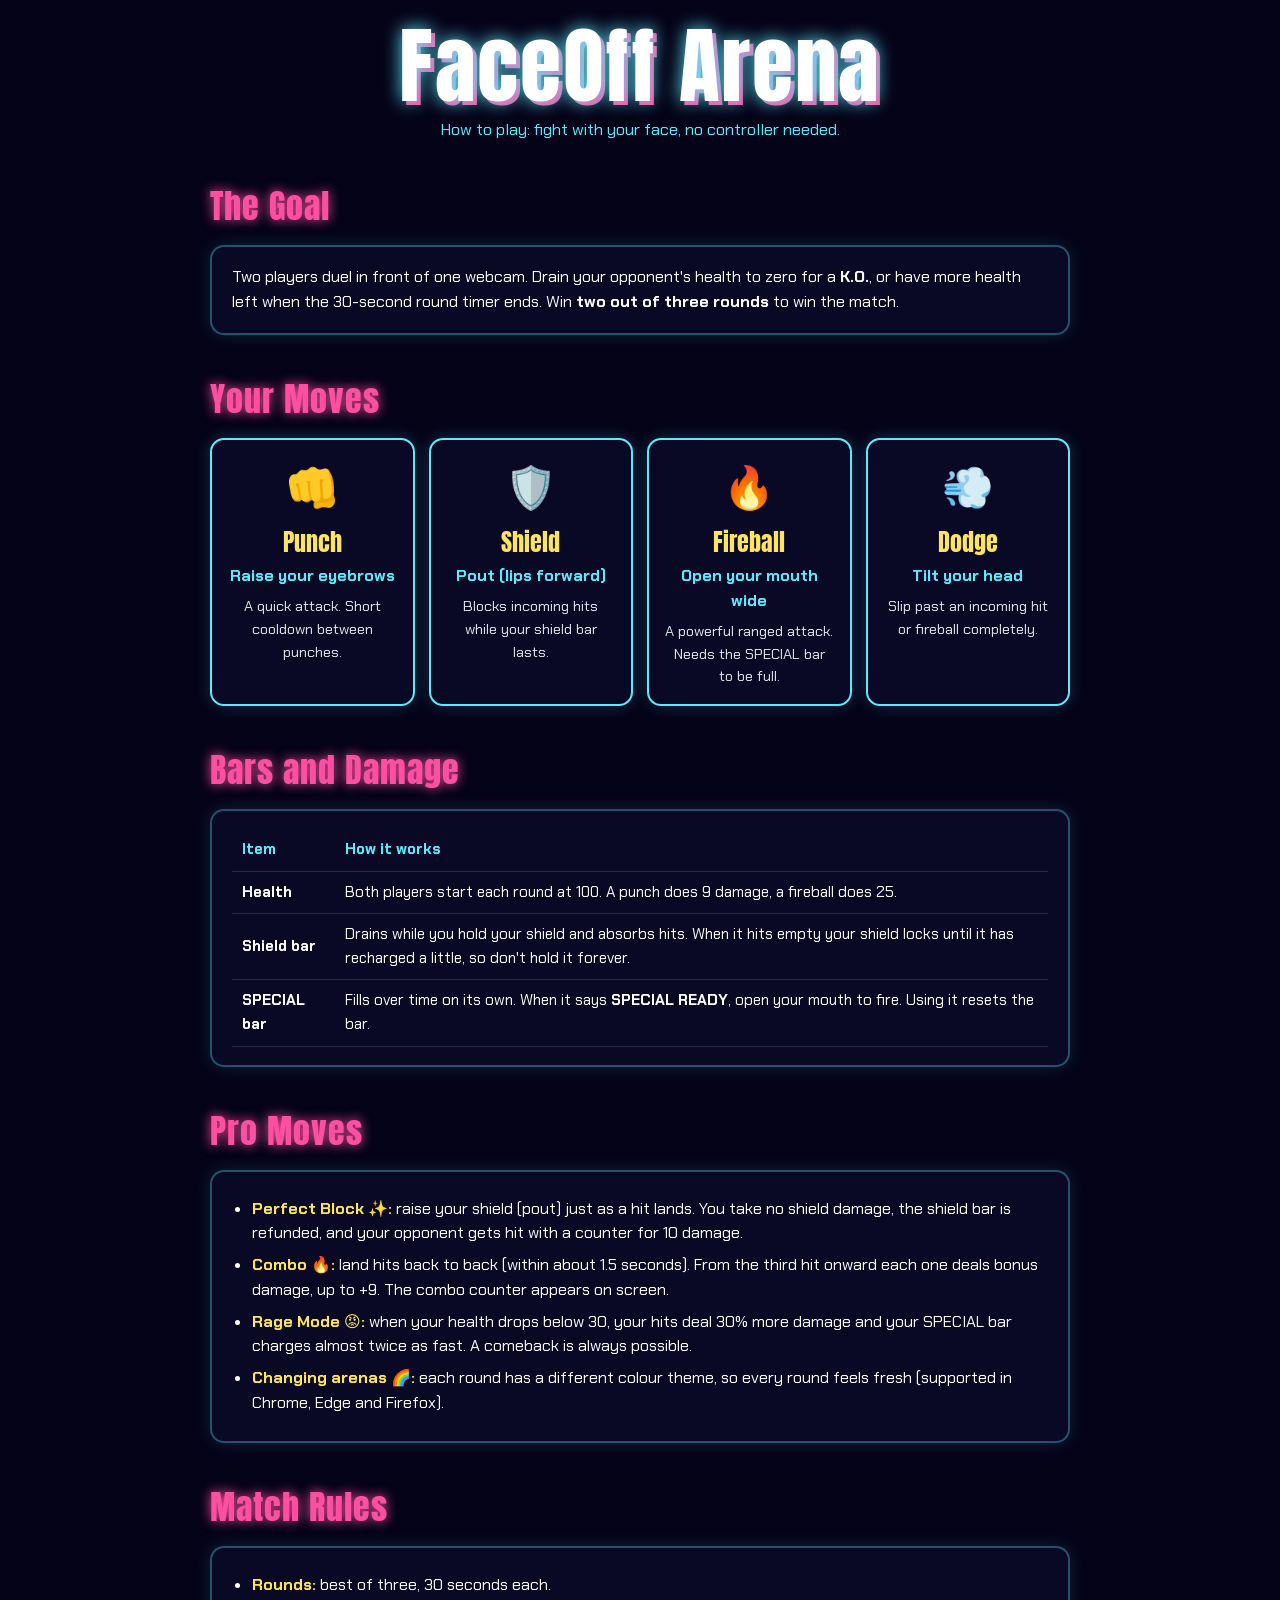
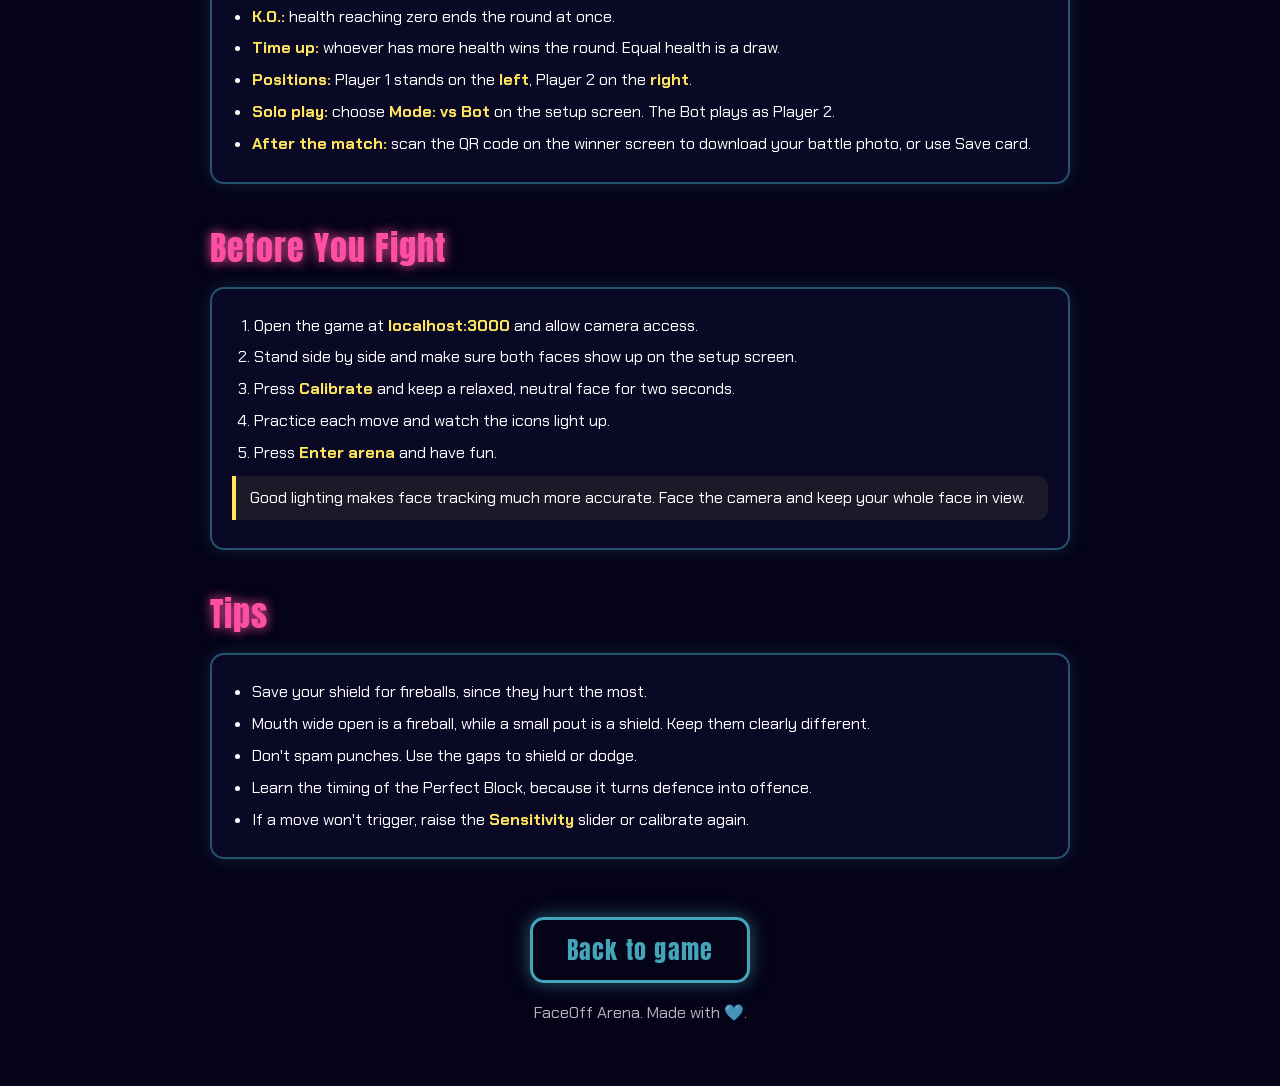
<file: rules.html>
<!doctype html>
<html lang="en">
  <head>
    <meta charset="utf-8" />
    <meta name="viewport" content="width=device-width,initial-scale=1" />
    <title>FaceOff Arena – Rules</title>
    <link
      href="https://fonts.googleapis.com/css2?family=Anton&family=Chakra+Petch:wght@500;700&display=swap"
      rel="stylesheet"
    />
    <style>
      :root {
        --c: #5fe9ff;
        --p: #ff4fa3;
        --g: #ffe45e;
        --bg: #050318;
        color-scheme: dark;
      }
      * {
        box-sizing: border-box;
        margin: 0;
      }
      body {
        background: #050318;
        color: #fff;
        font-family: "Chakra Petch", system-ui, sans-serif;
        line-height: 1.55;
        padding: 24px 16px 60px;
      }
      main {
        max-width: 860px;
        margin: 0 auto;
      }
      h1 {
        font:
          400 clamp(42px, 9vw, 84px)/1 Anton,
          Impact,
          sans-serif;
        text-align: center;
        letter-spacing: 0.02em;
        text-shadow:
          0 0 18px var(--c),
          4px 4px 0 var(--p);
      }
      .sub {
        text-align: center;
        color: var(--c);
        margin: 8px 0 34px;
        font-size: 1.05rem;
      }
      h2 {
        font:
          400 clamp(24px, 5vw, 34px) Anton,
          Impact,
          sans-serif;
        color: var(--p);
        text-shadow: 0 0 12px var(--p);
        margin: 38px 0 14px;
        letter-spacing: 0.03em;
      }
      .card {
        background: #0b0a2acc;
        border: 2px solid #5fe9ff55;
        border-radius: 14px;
        padding: 18px 20px;
        box-shadow: 0 0 18px #5fe9ff22;
      }
      .moves {
        display: grid;
        grid-template-columns: repeat(auto-fit, minmax(190px, 1fr));
        gap: 14px;
      }
      .mv {
        background: #0b0a2acc;
        border: 2px solid var(--c);
        border-radius: 14px;
        padding: 16px;
        text-align: center;
        box-shadow: 0 0 16px #5fe9ff33;
      }
      .mv .e {
        font-size: 2.6rem;
      }
      .mv h3 {
        font:
          400 1.5rem Anton,
          Impact,
          sans-serif;
        color: var(--g);
        margin: 4px 0;
      }
      .mv .how {
        font-weight: 700;
        color: var(--c);
      }
      .mv p {
        font-size: 0.92rem;
        opacity: 0.9;
        margin-top: 6px;
      }
      ul {
        padding-left: 20px;
      }
      li {
        margin: 7px 0;
      }
      li b {
        color: var(--g);
      }
      ol {
        padding-left: 22px;
      }
      table {
        width: 100%;
        border-collapse: collapse;
        font-size: 0.95rem;
      }
      th,
      td {
        padding: 9px 10px;
        border-bottom: 1px solid #ffffff22;
        text-align: left;
      }
      th {
        color: var(--c);
        font-weight: 700;
      }
      .tip {
        border-left: 4px solid var(--g);
        padding: 10px 14px;
        background: #ffe45e14;
        border-radius: 0 10px 10px 0;
        margin: 10px 0;
      }
      footer {
        text-align: center;
        margin-top: 44px;
        opacity: 0.7;
      }
      .btn {
        display: inline-block;
        margin-top: 14px;
        padding: 12px 34px;
        font:
          400 1.5rem Anton,
          Impact,
          sans-serif;
        letter-spacing: 0.05em;
        color: var(--c);
        border: 3px solid var(--c);
        border-radius: 14px;
        text-decoration: none;
        box-shadow: 0 0 18px #5fe9ff88;
      }
      .btn:hover {
        background: #13124a;
      }
    </style>
  </head>
  <body>
    <main>
      <h1>FaceOff Arena</h1>
      <p class="sub">
        How to play: fight with your face, no controller needed.
      </p>

      <h2>The Goal</h2>
      <div class="card">
        Two players duel in front of one webcam. Drain your opponent's health to
        zero for a <b>K.O.</b>, or have more health left when the 30-second
        round timer ends. Win <b>two out of three rounds</b> to win the match.
      </div>

      <h2>Your Moves</h2>
      <div class="moves">
        <div class="mv">
          <div class="e">👊</div>
          <h3>Punch</h3>
          <div class="how">Raise your eyebrows</div>
          <p>A quick attack. Short cooldown between punches.</p>
        </div>
        <div class="mv">
          <div class="e">🛡️</div>
          <h3>Shield</h3>
          <div class="how">Pout (lips forward)</div>
          <p>Blocks incoming hits while your shield bar lasts.</p>
        </div>
        <div class="mv">
          <div class="e">🔥</div>
          <h3>Fireball</h3>
          <div class="how">Open your mouth wide</div>
          <p>A powerful ranged attack. Needs the SPECIAL bar to be full.</p>
        </div>
        <div class="mv">
          <div class="e">💨</div>
          <h3>Dodge</h3>
          <div class="how">Tilt your head</div>
          <p>Slip past an incoming hit or fireball completely.</p>
        </div>
      </div>

      <h2>Bars and Damage</h2>
      <div class="card">
        <table>
          <tr>
            <th>Item</th>
            <th>How it works</th>
          </tr>
          <tr>
            <td><b>Health</b></td>
            <td>
              Both players start each round at 100. A punch does 9 damage, a
              fireball does 25.
            </td>
          </tr>
          <tr>
            <td><b>Shield bar</b></td>
            <td>
              Drains while you hold your shield and absorbs hits. When it hits
              empty your shield locks until it has recharged a little, so don't
              hold it forever.
            </td>
          </tr>
          <tr>
            <td><b>SPECIAL bar</b></td>
            <td>
              Fills over time on its own. When it says <b>SPECIAL READY</b>,
              open your mouth to fire. Using it resets the bar.
            </td>
          </tr>
        </table>
      </div>

      <h2>Pro Moves</h2>
      <div class="card">
        <ul>
          <li>
            <b>Perfect Block ✨:</b> raise your shield (pout) just as a hit
            lands. You take no shield damage, the shield bar is refunded, and
            your opponent gets hit with a counter for 10 damage.
          </li>
          <li>
            <b>Combo 🔥:</b> land hits back to back (within about 1.5 seconds).
            From the third hit onward each one deals bonus damage, up to +9. The
            combo counter appears on screen.
          </li>
          <li>
            <b>Rage Mode 😡:</b> when your health drops below 30, your hits deal
            30% more damage and your SPECIAL bar charges almost twice as fast. A
            comeback is always possible.
          </li>
          <li>
            <b>Changing arenas 🌈:</b> each round has a different colour theme,
            so every round feels fresh (supported in Chrome, Edge and Firefox).
          </li>
        </ul>
      </div>

      <h2>Match Rules</h2>
      <div class="card">
        <ul>
          <li><b>Rounds:</b> best of three, 30 seconds each.</li>
          <li><b>K.O.:</b> health reaching zero ends the round at once.</li>
          <li>
            <b>Time up:</b> whoever has more health wins the round. Equal health
            is a draw.
          </li>
          <li>
            <b>Positions:</b> Player 1 stands on the <b>left</b>, Player 2 on
            the <b>right</b>.
          </li>
          <li>
            <b>Solo play:</b> choose <b>Mode: vs Bot</b> on the setup screen.
            The Bot plays as Player 2.
          </li>
          <li>
            <b>After the match:</b> scan the QR code on the winner screen to
            download your battle photo, or use Save card.
          </li>
        </ul>
      </div>

      <h2>Before You Fight</h2>
      <div class="card">
        <ol>
          <li>
            Open the game at <b>localhost:3000</b> and allow camera access.
          </li>
          <li>
            Stand side by side and make sure both faces show up on the setup
            screen.
          </li>
          <li>
            Press <b>Calibrate</b> and keep a relaxed, neutral face for two
            seconds.
          </li>
          <li>Practice each move and watch the icons light up.</li>
          <li>Press <b>Enter arena</b> and have fun.</li>
        </ol>
        <div class="tip">
          Good lighting makes face tracking much more accurate. Face the camera
          and keep your whole face in view.
        </div>
      </div>

      <h2>Tips</h2>
      <div class="card">
        <ul>
          <li>Save your shield for fireballs, since they hurt the most.</li>
          <li>
            Mouth wide open is a fireball, while a small pout is a shield. Keep
            them clearly different.
          </li>
          <li>Don't spam punches. Use the gaps to shield or dodge.</li>
          <li>
            Learn the timing of the Perfect Block, because it turns defence into
            offence.
          </li>
          <li>
            If a move won't trigger, raise the <b>Sensitivity</b> slider or
            calibrate again.
          </li>
        </ul>
      </div>

      <footer>
        <a class="btn" href="index.html">Back to game</a>
        <p style="margin-top: 18px">
          FaceOff Arena. Made with 🩵.
        </p>
      </footer>
    </main>
  </body>
</html>
</file>
